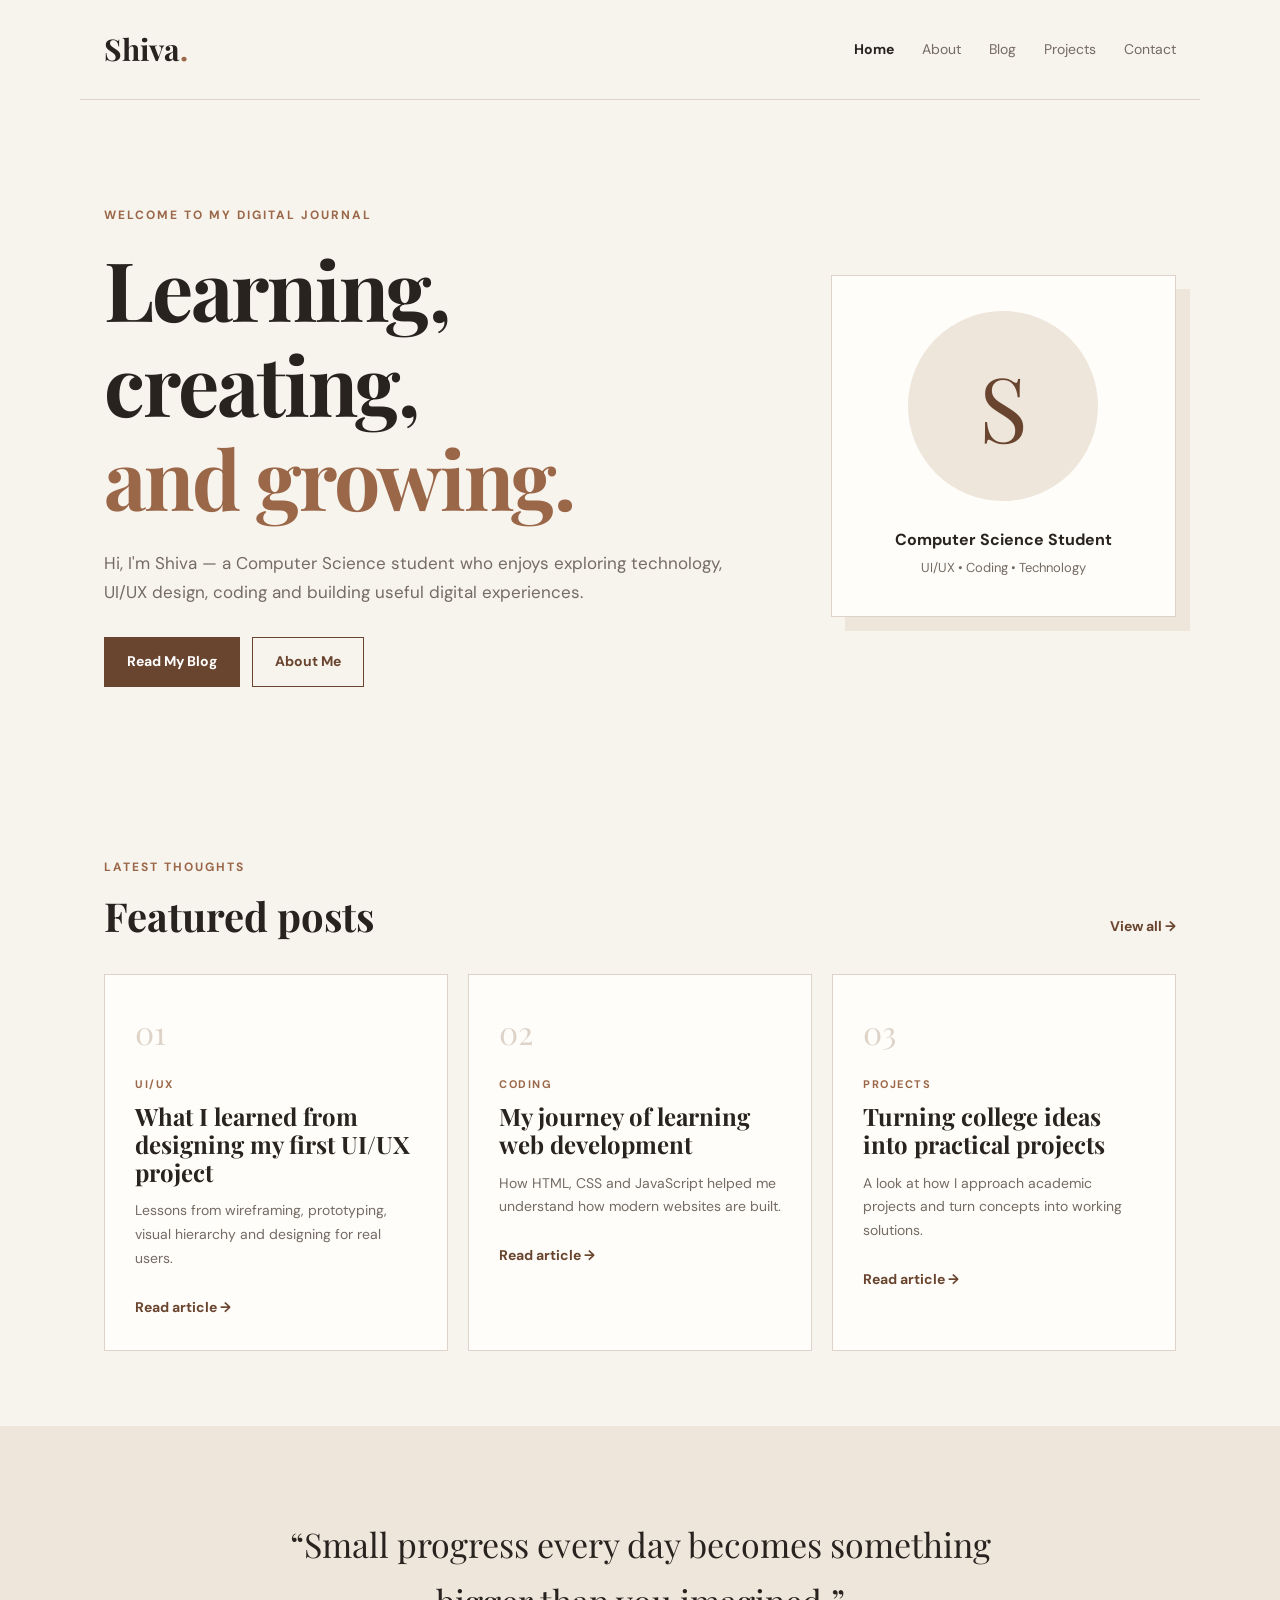
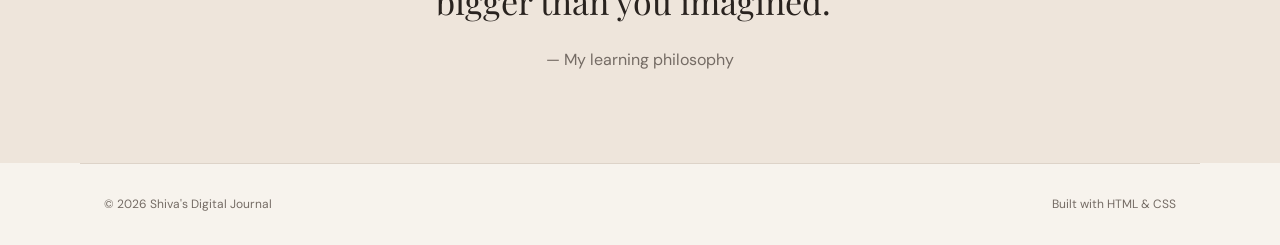
<file: index.html>
<!DOCTYPE html>
<html lang="en">
<head>
  <meta charset="UTF-8">
  <meta name="viewport" content="width=device-width, initial-scale=1.0">
  <meta name="description" content="Shiva's Digital Journal - a personal blog about technology, UI/UX, projects and learning.">
  <title>Shiva's Digital Journal</title>
  <link rel="stylesheet" href="css/style.css">
</head>
<body>
  <header class="navbar">
    <a href="index.html" class="logo">Shiva<span>.</span></a>
    <nav>
      <a href="index.html" class="active">Home</a>
      <a href="about.html">About</a>
      <a href="blog.html">Blog</a>
      <a href="projects.html">Projects</a>
      <a href="contact.html">Contact</a>
    </nav>
  </header>

  <main>
    <section class="hero">
      <div class="hero-content">
        <p class="eyebrow">WELCOME TO MY DIGITAL JOURNAL</p>
        <h1>Learning, creating,<br><span>and growing.</span></h1>
        <p class="hero-text">
          Hi, I'm Shiva — a Computer Science student who enjoys exploring
          technology, UI/UX design, coding and building useful digital experiences.
        </p>
        <div class="hero-buttons">
          <a href="blog.html" class="btn primary">Read My Blog</a>
          <a href="about.html" class="btn secondary">About Me</a>
        </div>
      </div>
      <div class="hero-card">
        <div class="profile-placeholder">S</div>
        <p>Computer Science Student</p>
        <span>UI/UX • Coding • Technology</span>
      </div>
    </section>

    <section class="section">
      <div class="section-heading">
        <div>
          <p class="eyebrow">LATEST THOUGHTS</p>
          <h2>Featured posts</h2>
        </div>
        <a href="blog.html" class="text-link">View all →</a>
      </div>

      <div class="post-grid">
        <article class="post-card">
          <div class="post-number">01</div>
          <p class="tag">UI/UX</p>
          <h3>What I learned from designing my first UI/UX project</h3>
          <p>Lessons from wireframing, prototyping, visual hierarchy and designing for real users.</p>
          <a href="blog.html#uiux">Read article →</a>
        </article>

        <article class="post-card">
          <div class="post-number">02</div>
          <p class="tag">CODING</p>
          <h3>My journey of learning web development</h3>
          <p>How HTML, CSS and JavaScript helped me understand how modern websites are built.</p>
          <a href="blog.html#coding">Read article →</a>
        </article>

        <article class="post-card">
          <div class="post-number">03</div>
          <p class="tag">PROJECTS</p>
          <h3>Turning college ideas into practical projects</h3>
          <p>A look at how I approach academic projects and turn concepts into working solutions.</p>
          <a href="blog.html#projects">Read article →</a>
        </article>
      </div>
    </section>

    <section class="quote-section">
      <p class="quote">“Small progress every day becomes something bigger than you imagined.”</p>
      <p class="quote-author">— My learning philosophy</p>
    </section>
  </main>

  <footer>
    <p>© 2026 Shiva's Digital Journal</p>
    <p>Built with HTML & CSS</p>
  </footer>
</body>
</html>
</file>
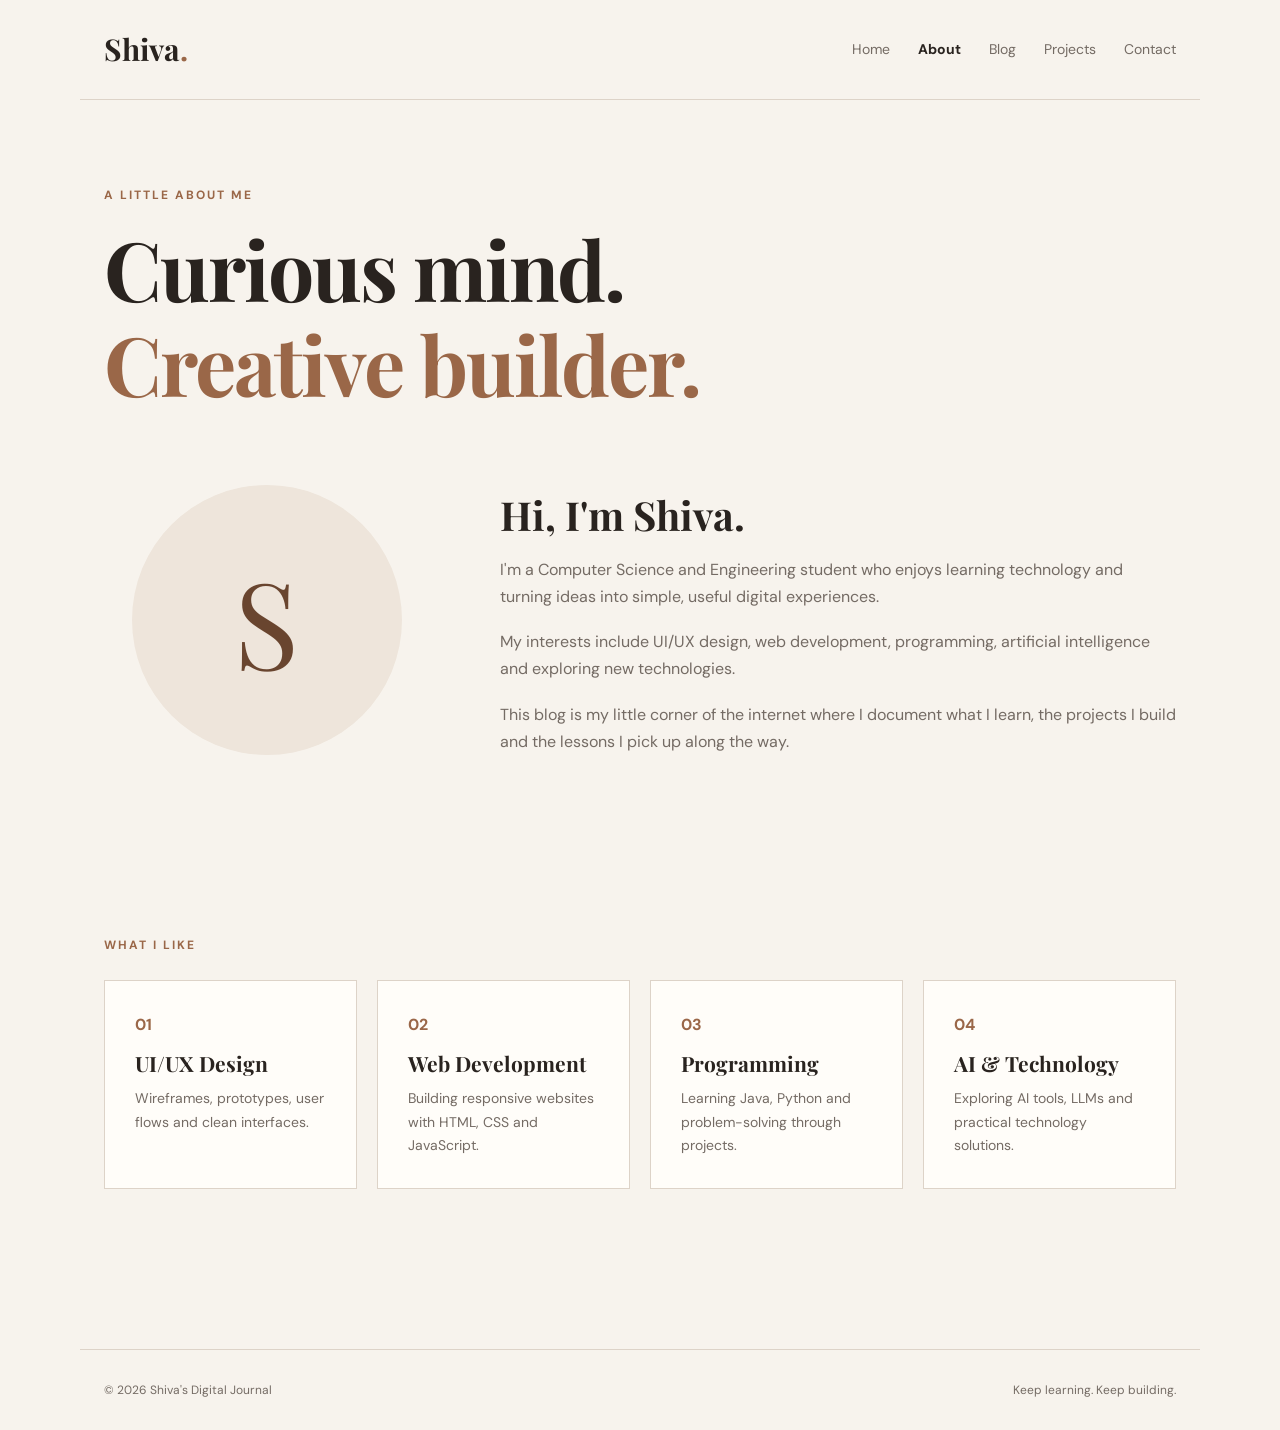
<file: about.html>
<!DOCTYPE html>
<html lang="en">
<head>
  <meta charset="UTF-8">
  <meta name="viewport" content="width=device-width, initial-scale=1.0">
  <meta name="description" content="About Shiva - Computer Science student interested in UI/UX and technology.">
  <title>About | Shiva's Digital Journal</title>
  <link rel="stylesheet" href="css/style.css">
</head>
<body>
  <header class="navbar">
    <a href="index.html" class="logo">Shiva<span>.</span></a>
    <nav>
      <a href="index.html">Home</a>
      <a href="about.html" class="active">About</a>
      <a href="blog.html">Blog</a>
      <a href="projects.html">Projects</a>
      <a href="contact.html">Contact</a>
    </nav>
  </header>

  <main class="page">
    <section class="page-header">
      <p class="eyebrow">A LITTLE ABOUT ME</p>
      <h1>Curious mind.<br><span>Creative builder.</span></h1>
    </section>

    <section class="about-layout">
      <div class="about-avatar">S</div>
      <div>
        <h2>Hi, I'm Shiva.</h2>
        <p>
          I'm a Computer Science and Engineering student who enjoys learning
          technology and turning ideas into simple, useful digital experiences.
        </p>
        <p>
          My interests include UI/UX design, web development, programming,
          artificial intelligence and exploring new technologies.
        </p>
        <p>
          This blog is my little corner of the internet where I document what
          I learn, the projects I build and the lessons I pick up along the way.
        </p>
      </div>
    </section>

    <section class="section compact">
      <p class="eyebrow">WHAT I LIKE</p>
      <div class="skill-grid">
        <div class="skill"><strong>01</strong><h3>UI/UX Design</h3><p>Wireframes, prototypes, user flows and clean interfaces.</p></div>
        <div class="skill"><strong>02</strong><h3>Web Development</h3><p>Building responsive websites with HTML, CSS and JavaScript.</p></div>
        <div class="skill"><strong>03</strong><h3>Programming</h3><p>Learning Java, Python and problem-solving through projects.</p></div>
        <div class="skill"><strong>04</strong><h3>AI & Technology</h3><p>Exploring AI tools, LLMs and practical technology solutions.</p></div>
      </div>
    </section>
  </main>

  <footer>
    <p>© 2026 Shiva's Digital Journal</p>
    <p>Keep learning. Keep building.</p>
  </footer>
</body>
</html>
</file>
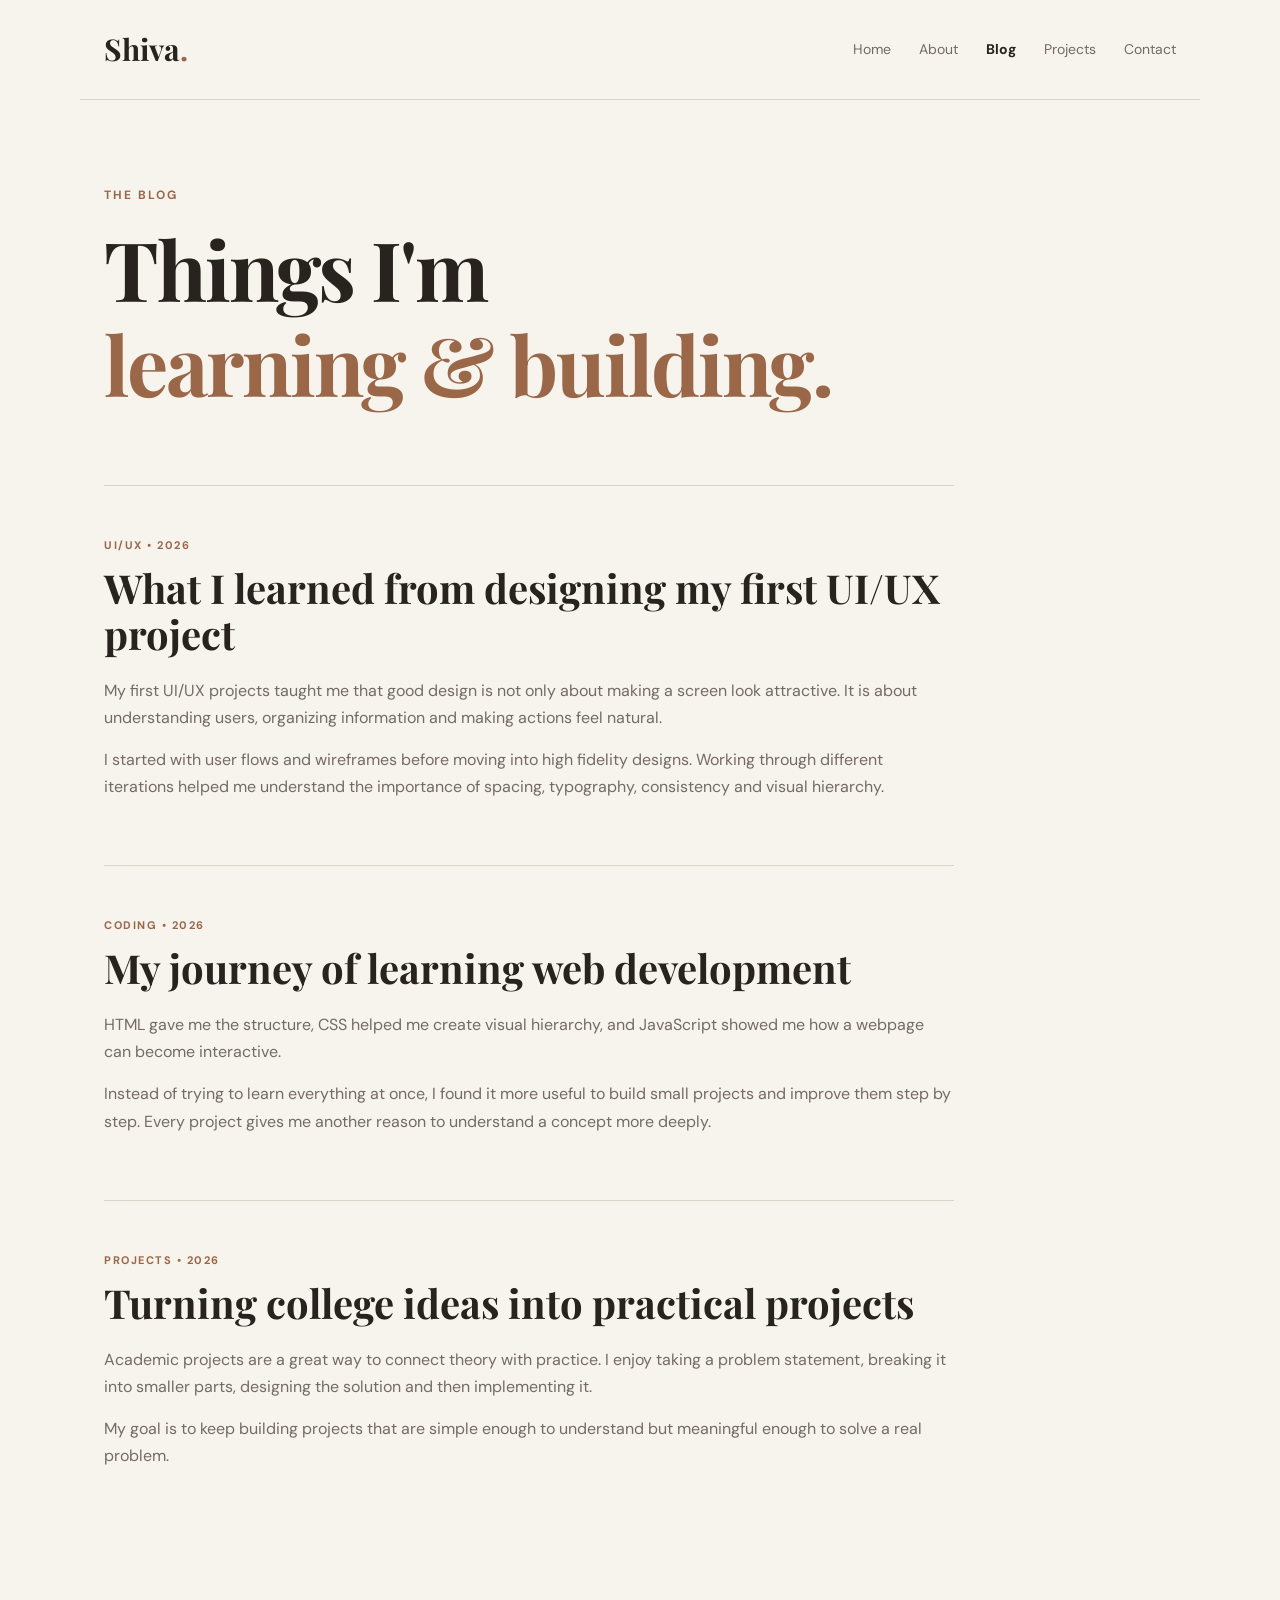
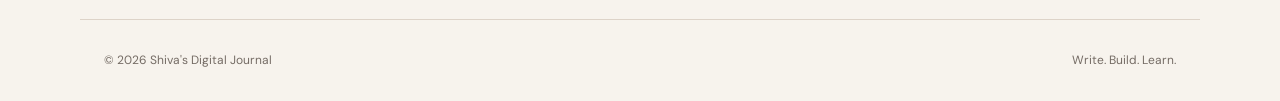
<file: blog.html>
<!DOCTYPE html>
<html lang="en">
<head>
  <meta charset="UTF-8">
  <meta name="viewport" content="width=device-width, initial-scale=1.0">
  <meta name="description" content="Shiva's blog about UI/UX, coding, projects and technology.">
  <title>Blog | Shiva's Digital Journal</title>
  <link rel="stylesheet" href="css/style.css">
</head>
<body>
  <header class="navbar">
    <a href="index.html" class="logo">Shiva<span>.</span></a>
    <nav>
      <a href="index.html">Home</a>
      <a href="about.html">About</a>
      <a href="blog.html" class="active">Blog</a>
      <a href="projects.html">Projects</a>
      <a href="contact.html">Contact</a>
    </nav>
  </header>

  <main class="page">
    <section class="page-header">
      <p class="eyebrow">THE BLOG</p>
      <h1>Things I'm<br><span>learning & building.</span></h1>
    </section>

    <section class="articles">
      <article class="article" id="uiux">
        <p class="tag">UI/UX • 2026</p>
        <h2>What I learned from designing my first UI/UX project</h2>
        <p>
          My first UI/UX projects taught me that good design is not only about
          making a screen look attractive. It is about understanding users,
          organizing information and making actions feel natural.
        </p>
        <p>
          I started with user flows and wireframes before moving into high
          fidelity designs. Working through different iterations helped me
          understand the importance of spacing, typography, consistency and
          visual hierarchy.
        </p>
      </article>

      <article class="article" id="coding">
        <p class="tag">CODING • 2026</p>
        <h2>My journey of learning web development</h2>
        <p>
          HTML gave me the structure, CSS helped me create visual hierarchy,
          and JavaScript showed me how a webpage can become interactive.
        </p>
        <p>
          Instead of trying to learn everything at once, I found it more useful
          to build small projects and improve them step by step. Every project
          gives me another reason to understand a concept more deeply.
        </p>
      </article>

      <article class="article" id="projects">
        <p class="tag">PROJECTS • 2026</p>
        <h2>Turning college ideas into practical projects</h2>
        <p>
          Academic projects are a great way to connect theory with practice.
          I enjoy taking a problem statement, breaking it into smaller parts,
          designing the solution and then implementing it.
        </p>
        <p>
          My goal is to keep building projects that are simple enough to
          understand but meaningful enough to solve a real problem.
        </p>
      </article>
    </section>
  </main>

  <footer>
    <p>© 2026 Shiva's Digital Journal</p>
    <p>Write. Build. Learn.</p>
  </footer>
</body>
</html>
</file>
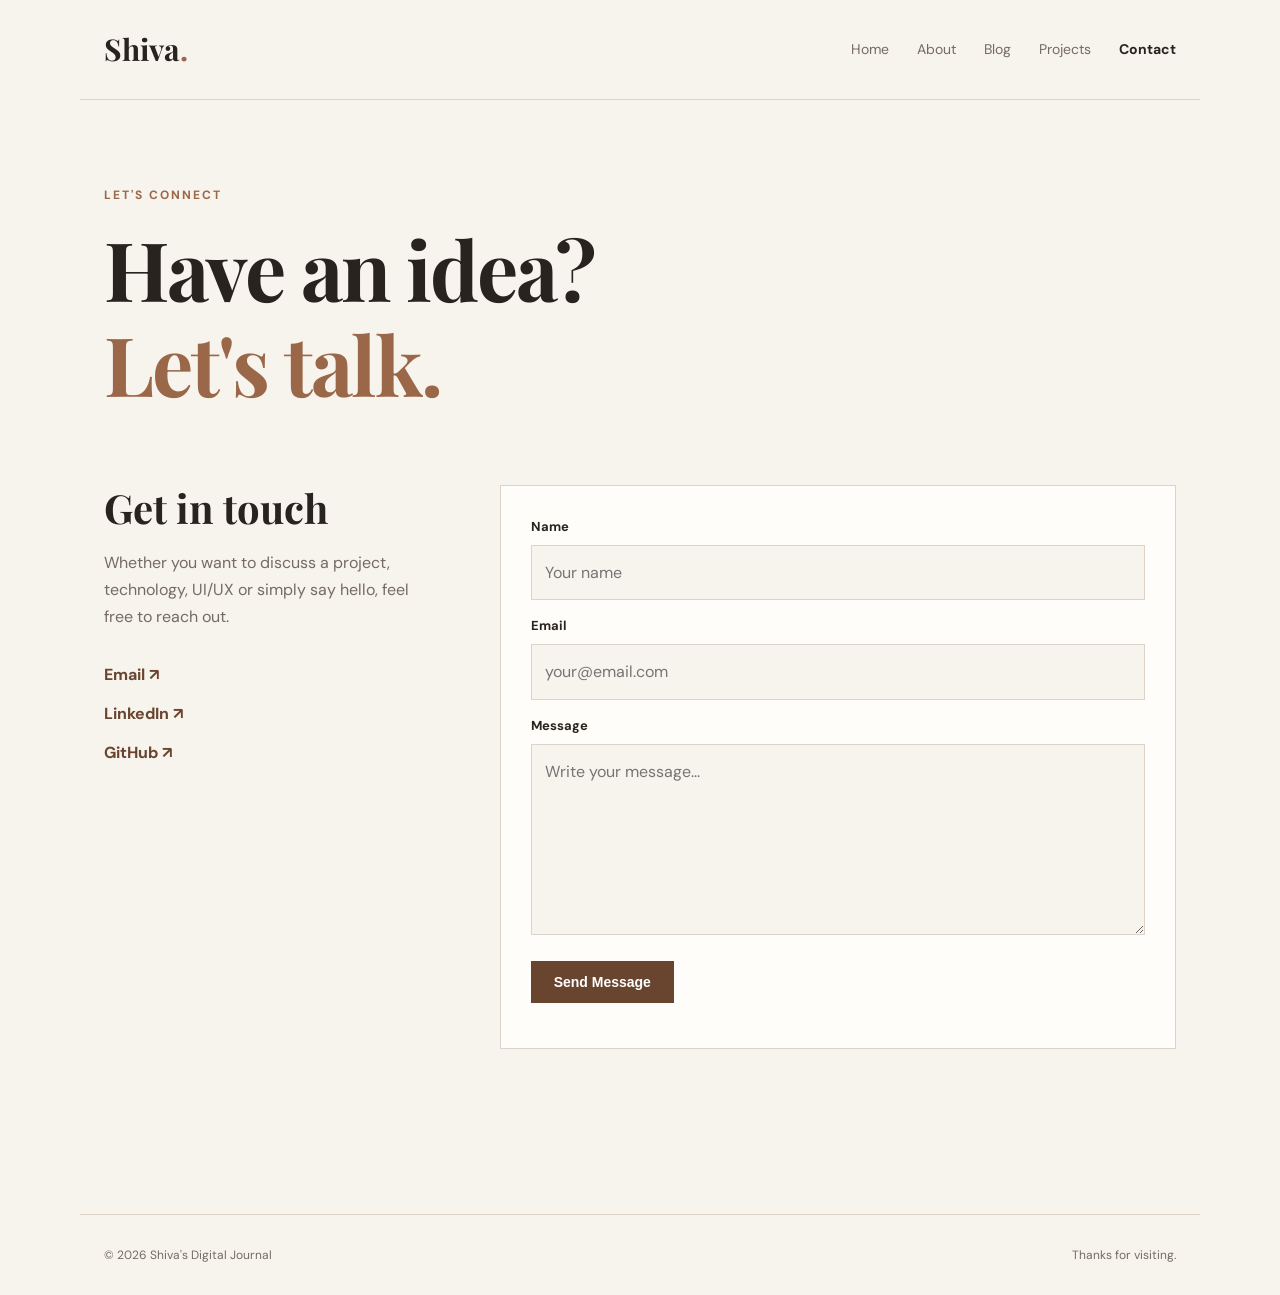
<file: contact.html>
<!DOCTYPE html>
<html lang="en">
<head>
  <meta charset="UTF-8">
  <meta name="viewport" content="width=device-width, initial-scale=1.0">
  <meta name="description" content="Contact Shiva.">
  <title>Contact | Shiva's Digital Journal</title>
  <link rel="stylesheet" href="css/style.css">
</head>
<body>
  <header class="navbar">
    <a href="index.html" class="logo">Shiva<span>.</span></a>
    <nav>
      <a href="index.html">Home</a>
      <a href="about.html">About</a>
      <a href="blog.html">Blog</a>
      <a href="projects.html">Projects</a>
      <a href="contact.html" class="active">Contact</a>
    </nav>
  </header>

  <main class="page">
    <section class="page-header">
      <p class="eyebrow">LET'S CONNECT</p>
      <h1>Have an idea?<br><span>Let's talk.</span></h1>
    </section>

    <section class="contact-layout">
      <div>
        <h2>Get in touch</h2>
        <p>
          Whether you want to discuss a project, technology, UI/UX or simply
          say hello, feel free to reach out.
        </p>

        <div class="contact-links">
          <a href="mailto:your-email@example.com">Email ↗</a>
          <a href="https://www.linkedin.com/" target="_blank" rel="noopener">LinkedIn ↗</a>
          <a href="https://github.com/" target="_blank" rel="noopener">GitHub ↗</a>
        </div>
      </div>

      <form class="contact-form" onsubmit="return sendMessage(event)">
        <label for="name">Name</label>
        <input id="name" type="text" placeholder="Your name" required>

        <label for="email">Email</label>
        <input id="email" type="email" placeholder="your@email.com" required>

        <label for="message">Message</label>
        <textarea id="message" rows="6" placeholder="Write your message..." required></textarea>

        <button class="btn primary" type="submit">Send Message</button>
        <p id="form-message" class="form-message"></p>
      </form>
    </section>
  </main>

  <footer>
    <p>© 2026 Shiva's Digital Journal</p>
    <p>Thanks for visiting.</p>
  </footer>

  <script>
    function sendMessage(event) {
      event.preventDefault();
      const name = document.getElementById("name").value;
      document.getElementById("form-message").textContent =
        "Thanks, " + name + "! This demo form is ready to connect to a backend.";
      event.target.reset();
      return false;
    }
  </script>
</body>
</html>
</file>
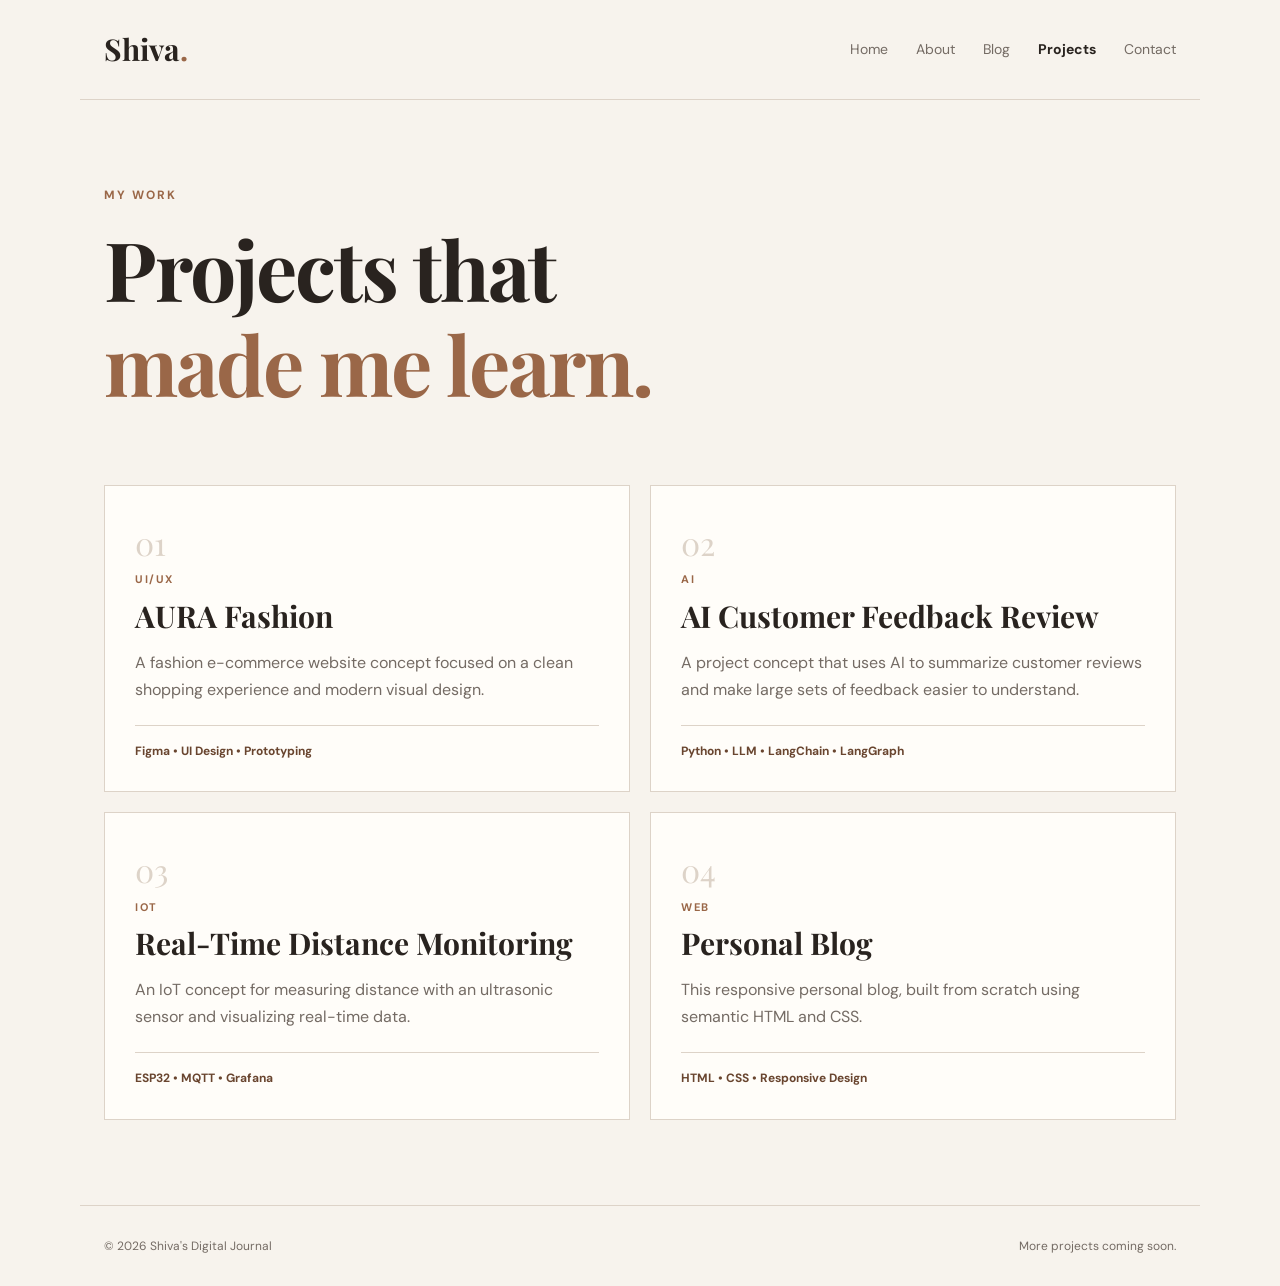
<file: projects.html>
<!DOCTYPE html>
<html lang="en">
<head>
  <meta charset="UTF-8">
  <meta name="viewport" content="width=device-width, initial-scale=1.0">
  <meta name="description" content="Projects by Shiva.">
  <title>Projects | Shiva's Digital Journal</title>
  <link rel="stylesheet" href="css/style.css">
</head>
<body>
  <header class="navbar">
    <a href="index.html" class="logo">Shiva<span>.</span></a>
    <nav>
      <a href="index.html">Home</a>
      <a href="about.html">About</a>
      <a href="blog.html">Blog</a>
      <a href="projects.html" class="active">Projects</a>
      <a href="contact.html">Contact</a>
    </nav>
  </header>

  <main class="page">
    <section class="page-header">
      <p class="eyebrow">MY WORK</p>
      <h1>Projects that<br><span>made me learn.</span></h1>
    </section>

    <section class="project-grid">
      <article class="project-card">
        <span class="project-index">01</span>
        <p class="tag">UI/UX</p>
        <h2>AURA Fashion</h2>
        <p>A fashion e-commerce website concept focused on a clean shopping experience and modern visual design.</p>
        <div class="tech">Figma • UI Design • Prototyping</div>
      </article>

      <article class="project-card">
        <span class="project-index">02</span>
        <p class="tag">AI</p>
        <h2>AI Customer Feedback Review</h2>
        <p>A project concept that uses AI to summarize customer reviews and make large sets of feedback easier to understand.</p>
        <div class="tech">Python • LLM • LangChain • LangGraph</div>
      </article>

      <article class="project-card">
        <span class="project-index">03</span>
        <p class="tag">IOT</p>
        <h2>Real-Time Distance Monitoring</h2>
        <p>An IoT concept for measuring distance with an ultrasonic sensor and visualizing real-time data.</p>
        <div class="tech">ESP32 • MQTT • Grafana</div>
      </article>

      <article class="project-card">
        <span class="project-index">04</span>
        <p class="tag">WEB</p>
        <h2>Personal Blog</h2>
        <p>This responsive personal blog, built from scratch using semantic HTML and CSS.</p>
        <div class="tech">HTML • CSS • Responsive Design</div>
      </article>
    </section>
  </main>

  <footer>
    <p>© 2026 Shiva's Digital Journal</p>
    <p>More projects coming soon.</p>
  </footer>
</body>
</html>
</file>
<file: css/style.css>
@import url('https://fonts.googleapis.com/css2?family=DM+Sans:wght@400;500;600;700&family=Playfair+Display:wght@500;600;700&display=swap');

:root {
  --bg: #f7f3ed;
  --paper: #fffdf9;
  --text: #29231f;
  --muted: #746b64;
  --accent: #9a6748;
  --accent-dark: #69452f;
  --line: #ddd3c8;
  --soft: #eee5db;
  --max: 1120px;
}

* { box-sizing: border-box; margin: 0; padding: 0; }

html { scroll-behavior: smooth; }

body {
  font-family: 'DM Sans', sans-serif;
  background: var(--bg);
  color: var(--text);
  line-height: 1.7;
}

a { color: inherit; text-decoration: none; }

.navbar {
  max-width: var(--max);
  margin: auto;
  padding: 24px 24px;
  display: flex;
  align-items: center;
  justify-content: space-between;
  border-bottom: 1px solid var(--line);
}

.logo {
  font-family: 'Playfair Display', serif;
  font-size: 30px;
  font-weight: 700;
}

.logo span, h1 span { color: var(--accent); }

nav { display: flex; gap: 28px; }

nav a {
  font-size: 14px;
  color: var(--muted);
  transition: .25s;
}

nav a:hover, nav a.active { color: var(--text); }

nav a.active { font-weight: 700; }

.hero {
  max-width: var(--max);
  margin: auto;
  padding: 105px 24px 95px;
  display: grid;
  grid-template-columns: 1.5fr .8fr;
  gap: 80px;
  align-items: center;
}

.eyebrow {
  font-size: 12px;
  font-weight: 700;
  letter-spacing: 2px;
  color: var(--accent);
  margin-bottom: 16px;
}

h1, h2, h3 {
  font-family: 'Playfair Display', serif;
  line-height: 1.15;
}

h1 { font-size: clamp(48px, 7vw, 82px); letter-spacing: -2px; }
h2 { font-size: 40px; }
h3 { font-size: 24px; }

.hero-text {
  max-width: 620px;
  margin: 25px 0 30px;
  color: var(--muted);
  font-size: 17px;
}

.hero-buttons { display: flex; gap: 12px; flex-wrap: wrap; }

.btn {
  display: inline-block;
  border: 1px solid var(--accent-dark);
  padding: 12px 22px;
  font-size: 14px;
  font-weight: 700;
  cursor: pointer;
  transition: .25s;
}

.btn.primary { background: var(--accent-dark); color: white; }
.btn.primary:hover { transform: translateY(-2px); opacity: .9; }

.btn.secondary { color: var(--accent-dark); }
.btn.secondary:hover { background: var(--soft); }

.hero-card {
  background: var(--paper);
  border: 1px solid var(--line);
  padding: 35px;
  text-align: center;
  box-shadow: 14px 14px 0 var(--soft);
}

.profile-placeholder, .about-avatar {
  width: 190px;
  height: 190px;
  margin: 0 auto 25px;
  display: grid;
  place-items: center;
  background: var(--soft);
  border-radius: 50%;
  font-family: 'Playfair Display', serif;
  font-size: 90px;
  color: var(--accent-dark);
}

.hero-card p { font-weight: 700; }
.hero-card span { color: var(--muted); font-size: 13px; }

.section {
  max-width: var(--max);
  margin: auto;
  padding: 75px 24px;
}

.section-heading {
  display: flex;
  justify-content: space-between;
  align-items: end;
  margin-bottom: 35px;
}

.text-link, .post-card a { color: var(--accent-dark); font-weight: 700; font-size: 14px; }

.post-grid, .project-grid, .skill-grid {
  display: grid;
  grid-template-columns: repeat(3, 1fr);
  gap: 20px;
}

.post-card, .project-card, .skill {
  background: var(--paper);
  border: 1px solid var(--line);
  padding: 30px;
  transition: .25s;
}

.post-card:hover, .project-card:hover, .skill:hover {
  transform: translateY(-5px);
  box-shadow: 8px 8px 0 var(--soft);
}

.post-number, .project-index {
  font-family: 'Playfair Display', serif;
  font-size: 32px;
  color: var(--line);
  margin-bottom: 15px;
}

.tag {
  font-size: 11px;
  font-weight: 700;
  letter-spacing: 1.5px;
  color: var(--accent);
  margin-bottom: 10px;
}

.post-card h3 { margin-bottom: 13px; }
.post-card p:not(.tag) { color: var(--muted); font-size: 14px; margin-bottom: 22px; }

.quote-section {
  padding: 90px 24px;
  text-align: center;
  background: var(--soft);
}

.quote {
  max-width: 760px;
  margin: auto;
  font-family: 'Playfair Display', serif;
  font-size: 34px;
}

.quote-author { margin-top: 15px; color: var(--muted); }

.page {
  max-width: var(--max);
  margin: auto;
  padding: 85px 24px;
}

.page-header { margin-bottom: 75px; }

.about-layout, .contact-layout {
  display: grid;
  grid-template-columns: .65fr 1.35fr;
  gap: 70px;
  align-items: center;
  margin-bottom: 80px;
}

.about-avatar {
  width: 270px;
  height: 270px;
  font-size: 120px;
}

.about-layout p, .contact-layout > div > p {
  color: var(--muted);
  margin: 18px 0;
}

.compact { padding-left: 0; padding-right: 0; }

.skill-grid { grid-template-columns: repeat(4, 1fr); margin-top: 25px; }

.skill strong { color: var(--accent); }
.skill h3 { font-size: 21px; margin: 12px 0; }
.skill p { color: var(--muted); font-size: 14px; }

.articles { max-width: 850px; }
.article {
  padding: 50px 0;
  border-top: 1px solid var(--line);
}
.article h2 { margin-bottom: 20px; }
.article p:not(.tag) { color: var(--muted); margin: 15px 0; }

.project-grid { grid-template-columns: repeat(2, 1fr); }
.project-card h2 { font-size: 30px; margin-bottom: 15px; }
.project-card > p:not(.tag) { color: var(--muted); }
.tech {
  margin-top: 22px;
  padding-top: 15px;
  border-top: 1px solid var(--line);
  font-size: 12px;
  font-weight: 700;
  color: var(--accent-dark);
}

.contact-layout { align-items: start; }
.contact-links { display: flex; flex-direction: column; gap: 12px; margin-top: 30px; }
.contact-links a { font-weight: 700; color: var(--accent-dark); }

.contact-form {
  background: var(--paper);
  border: 1px solid var(--line);
  padding: 30px;
}

.contact-form label {
  display: block;
  margin: 15px 0 7px;
  font-size: 13px;
  font-weight: 700;
}

.contact-form label:first-child { margin-top: 0; }

.contact-form input, .contact-form textarea {
  width: 100%;
  border: 1px solid var(--line);
  background: var(--bg);
  padding: 13px;
  font: inherit;
  color: var(--text);
  outline: none;
}

.contact-form input:focus, .contact-form textarea:focus { border-color: var(--accent); }

.contact-form button { margin-top: 18px; }

.form-message { margin-top: 15px; color: var(--accent-dark); font-size: 14px; }

footer {
  max-width: var(--max);
  margin: auto;
  padding: 30px 24px;
  border-top: 1px solid var(--line);
  display: flex;
  justify-content: space-between;
  color: var(--muted);
  font-size: 12px;
}

@media (max-width: 800px) {
  .navbar { flex-direction: column; gap: 18px; }
  nav { gap: 14px; flex-wrap: wrap; justify-content: center; }
  .hero { grid-template-columns: 1fr; padding-top: 65px; gap: 50px; }
  .post-grid, .skill-grid, .project-grid { grid-template-columns: 1fr; }
  .about-layout, .contact-layout { grid-template-columns: 1fr; gap: 35px; }
  .about-avatar { width: 210px; height: 210px; }
  .section-heading { align-items: start; gap: 15px; flex-direction: column; }
  .page { padding-top: 60px; }
  footer { flex-direction: column; gap: 5px; }
}

@media (max-width: 480px) {
  h1 { font-size: 48px; }
  h2 { font-size: 32px; }
  .hero { padding-left: 18px; padding-right: 18px; }
  .page, .section { padding-left: 18px; padding-right: 18px; }
  .hero-card { padding: 25px; }
}
</file>
